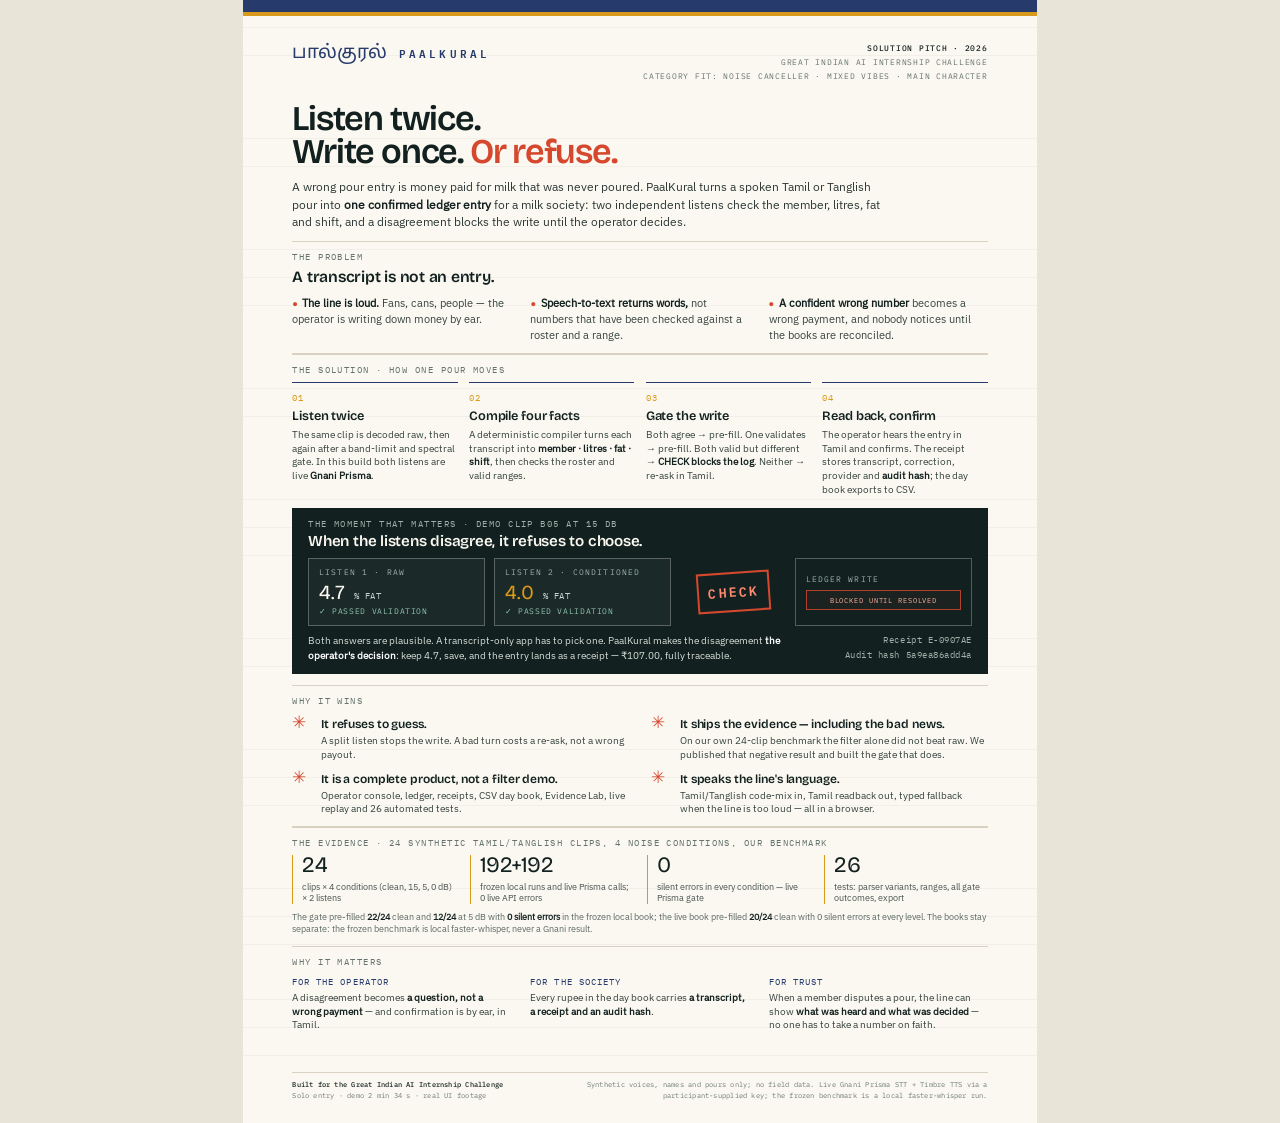
<file: submission/solution-pitch.html>
<!doctype html>
<html lang="en">
<head>
<meta charset="utf-8">
<title>PaalKural — one-page solution pitch</title>
<style>
  @font-face { font-family:'Bricolage Grotesque'; font-style:normal; font-weight:400 800; src:url(../static/fonts/bricolage-grotesque-400-800-latin.woff2) format('woff2'); }
  @font-face { font-family:'IBM Plex Mono'; font-style:normal; font-weight:400; src:url(../static/fonts/ibm-plex-mono-400-latin.woff2) format('woff2'); }
  @font-face { font-family:'IBM Plex Mono'; font-style:normal; font-weight:500; src:url(../static/fonts/ibm-plex-mono-500-latin.woff2) format('woff2'); }
  @font-face { font-family:'IBM Plex Mono'; font-style:normal; font-weight:600; src:url(../static/fonts/ibm-plex-mono-600-latin.woff2) format('woff2'); }
  @font-face { font-family:'IBM Plex Sans'; font-style:normal; font-weight:400; src:url(../static/fonts/ibm-plex-sans-400-latin.woff2) format('woff2'); }
  @font-face { font-family:'Noto Sans Tamil'; font-style:normal; font-weight:400; src:url(../static/fonts/noto-sans-tamil-400-tamil.woff2) format('woff2'); }

  :root { --ink:#12211f; --paper:#fbf8f1; --indigo:#263b6b; --turmeric:#d99a1b; --red:#d5482e; --steel:#66736e; --line:#d9d2c2; --green:#1f7a5c; }
  * { margin:0; padding:0; box-sizing:border-box; }
  html, body { background:#e9e4d8; }
  body { font-family:'IBM Plex Sans', sans-serif; color:var(--ink); -webkit-print-color-adjust:exact; print-color-adjust:exact; }

  .sheet {
    width:210mm; height:297mm; margin:0 auto; background:var(--paper); position:relative; overflow:hidden;
    padding:9mm 13mm 7mm;
    background-image:repeating-linear-gradient(to bottom, transparent 0, transparent 7.2mm, rgba(18,33,31,.045) 7.2mm, rgba(18,33,31,.045) 7.35mm);
  }
  .top-rule { position:absolute; top:0; left:0; right:0; height:3.2mm; background:var(--indigo); }
  .top-rule:after { content:""; position:absolute; top:3.2mm; left:0; right:0; height:1.1mm; background:var(--turmeric); }

  .mono { font-family:'IBM Plex Mono', monospace; }
  .label { font-family:'IBM Plex Mono', monospace; font-size:6.4pt; letter-spacing:.17em; text-transform:uppercase; color:var(--steel); }
  .label b { color:var(--ink); font-weight:500; }

  header { display:flex; justify-content:space-between; align-items:flex-start; margin-top:2.2mm; }
  .brand { display:flex; align-items:baseline; gap:3mm; }
  .brand-ta { font-family:'Noto Sans Tamil', sans-serif; font-size:14pt; color:var(--indigo); }
  .brand-en { font-family:'IBM Plex Mono', monospace; font-size:8pt; letter-spacing:.3em; font-weight:600; color:var(--indigo); }
  .meta { text-align:right; font-family:'IBM Plex Mono', monospace; font-size:6.2pt; letter-spacing:.09em; color:var(--steel); line-height:1.65; text-transform:uppercase; }
  .meta b { color:var(--ink); font-weight:500; }

  h1 { font-family:'Bricolage Grotesque', sans-serif; font-weight:600; font-size:26pt; line-height:.96; letter-spacing:-.035em; margin-top:5mm; }
  h1 em { font-style:normal; color:var(--red); }
  .lead { margin-top:2.6mm; font-size:9.2pt; line-height:1.4; max-width:157mm; color:#2c3835; }
  .lead b { font-weight:600; color:var(--ink); }
  .flowline { margin-top:2.4mm; display:flex; align-items:center; gap:2mm; font-family:'IBM Plex Mono', monospace; font-size:6.6pt; letter-spacing:.08em; color:var(--indigo); text-transform:uppercase; }
  .flowline span.sep { color:var(--turmeric); font-size:8pt; }
  .flowline span.end { color:var(--green); }

  section { margin-top:2.8mm; }
  .rule { height:.35mm; background:var(--line); margin-bottom:2.4mm; }
  h2 { font-family:'Bricolage Grotesque', sans-serif; font-weight:600; font-size:11.8pt; letter-spacing:-.015em; margin-top:1.4mm; }
  h2 em { font-style:normal; color:var(--red); }

  .problem-row { display:grid; grid-template-columns:1fr 1fr 1fr; gap:5mm; margin-top:2.2mm; }
  .problem-row p { font-size:8.6pt; line-height:1.4; color:#35423e; }
  .problem-row p b { color:var(--ink); font-weight:600; }
  .tick { color:var(--red); font-family:'IBM Plex Mono', monospace; font-size:7pt; margin-right:1.2mm; }

  .steps { display:grid; grid-template-columns:repeat(4,1fr); gap:3mm; margin-top:2mm; }
  .step { border-top:.5mm solid var(--indigo); padding-top:2.2mm; }
  .step .n { font-family:'IBM Plex Mono', monospace; font-size:7pt; color:var(--turmeric); letter-spacing:.1em; }
  .step h3 { font-family:'Bricolage Grotesque', sans-serif; font-size:9.6pt; font-weight:600; letter-spacing:-.01em; margin-top:1mm; }
  .step p { font-size:7.7pt; line-height:1.34; color:#35423e; margin-top:1.2mm; }
  .step p b { font-weight:600; color:var(--ink); }

  .moment { margin-top:3mm; background:var(--ink); color:var(--paper); padding:2.8mm 4.2mm 3mm; position:relative; }
  .moment .label { color:#9fb0a9; }
  .moment h2 { color:var(--paper); font-size:11.4pt; margin-top:.8mm; }
  .gate { display:grid; grid-template-columns:1fr 1fr 28mm 1fr; align-items:stretch; gap:2.4mm; margin-top:2mm; }
  .listen { border:.3mm solid rgba(251,248,241,.28); padding:2.2mm 2.6mm 2.4mm; background:rgba(251,248,241,.04); }
  .listen .tag { font-family:'IBM Plex Mono', monospace; font-size:5.8pt; letter-spacing:.15em; color:#9fb0a9; text-transform:uppercase; }
  .listen .val { font-family:'Bricolage Grotesque', sans-serif; font-size:15pt; line-height:1; margin-top:1.2mm; }
  .listen .val small { font-family:'IBM Plex Mono', monospace; font-size:7pt; color:#c9d3cd; margin-left:1mm; letter-spacing:.05em; }
  .listen .ok { font-family:'IBM Plex Mono', monospace; font-size:5.8pt; letter-spacing:.08em; color:#8fc3ae; margin-top:1.2mm; text-transform:uppercase; }
  .listen.clean .val { color:var(--turmeric); }
  .stampcell { display:flex; align-items:center; justify-content:center; }
  .stamp { border:.6mm solid var(--red); color:#ff8a72; font-family:'IBM Plex Mono', monospace; font-weight:600; font-size:10pt; letter-spacing:.16em; padding:1.8mm 2.4mm; transform:rotate(-4deg); text-transform:uppercase; white-space:nowrap; }
  .write { border:.3mm solid rgba(251,248,241,.28); display:flex; flex-direction:column; justify-content:center; padding:2mm 2.6mm; gap:1.6mm; }
  .write .bar { font-family:'IBM Plex Mono', monospace; font-size:5.8pt; letter-spacing:.14em; color:#9fb0a9; text-transform:uppercase; }
  .write .track { height:5.4mm; border:.3mm solid rgba(213,72,46,.8); position:relative; overflow:hidden; background:rgba(213,72,46,.16); }
  .write .fill { position:absolute; inset:0; background:rgba(18,33,31,.72); display:flex; align-items:center; justify-content:center; font-family:'IBM Plex Mono', monospace; font-size:5.5pt; letter-spacing:.12em; color:#ffb3a2; text-transform:uppercase; }
  .moment .caption { margin-top:1.8mm; display:flex; justify-content:space-between; gap:6mm; font-size:7.8pt; line-height:1.4; color:#d7ded8; }
  .moment .caption b { color:#fff; font-weight:600; }
  .moment .caption .receipt { font-family:'IBM Plex Mono', monospace; font-size:6.6pt; letter-spacing:.06em; color:#9fb0a9; text-align:right; white-space:nowrap; line-height:1.7; }

  .wins { display:grid; grid-template-columns:1fr 1fr; gap:2mm 6mm; margin-top:2mm; }
  .win { display:grid; grid-template-columns:5.6mm 1fr; gap:2mm; align-items:baseline; }
  .win .mark { font-family:'Bricolage Grotesque', sans-serif; font-size:13pt; color:var(--red); line-height:1; }
  .win h3 { font-family:'Bricolage Grotesque', sans-serif; font-size:9pt; font-weight:600; letter-spacing:-.01em; }
  .win p { font-size:7.6pt; line-height:1.34; color:#35423e; margin-top:.8mm; }
  .win p b { font-weight:600; color:var(--ink); }

  .proof { display:grid; grid-template-columns:repeat(4,1fr); gap:3.6mm; margin-top:2mm; }
  .stat { border-left:.5mm solid var(--turmeric); padding-left:2.4mm; }
  .stat .big { font-family:'Bricolage Grotesque', sans-serif; font-size:16.5pt; line-height:.95; letter-spacing:-.02em; }
  .stat .big small { font-size:10pt; color:var(--steel); letter-spacing:0; }
  .stat p { font-size:6.7pt; line-height:1.3; color:#47534f; margin-top:1.2mm; }
  .scope { font-size:6.6pt; line-height:1.4; color:#5b6864; margin-top:1.8mm; }
  .scope b { color:var(--ink); font-weight:600; }

  .impact { display:grid; grid-template-columns:repeat(3,1fr); gap:5mm; margin-top:2.4mm; }
  .impact .who { font-family:'IBM Plex Mono', monospace; font-size:6.4pt; letter-spacing:.12em; text-transform:uppercase; color:var(--indigo); }
  .impact p { font-size:7.6pt; line-height:1.32; color:#35423e; margin-top:1mm; }
  .impact p b { font-weight:600; color:var(--ink); }

  footer { position:absolute; left:13mm; right:13mm; bottom:5.5mm; border-top:.35mm solid var(--line); padding-top:1.7mm; display:grid; grid-template-columns:66mm 1fr; gap:8mm; font-family:'IBM Plex Mono', monospace; font-size:5.5pt; line-height:1.55; letter-spacing:.03em; color:#6d7a76; }
  footer b { color:var(--ink); font-weight:500; }

  @page { size:A4; margin:0; }
  @media print { html, body { background:var(--paper); } .sheet { margin:0; } }
</style>
</head>
<body>
<div class="sheet">
  <div class="top-rule"></div>

  <header>
    <div class="brand">
      <span class="brand-ta">பால்குரல்</span>
      <span class="brand-en">PAALKURAL</span>
    </div>
    <div class="meta">
      <b>Solution pitch · 2026</b><br>
      Great Indian AI Internship Challenge<br>
      Category fit: Noise Canceller · Mixed Vibes · Main Character
    </div>
  </header>

  <h1>Listen twice.<br>Write once. <em>Or refuse.</em></h1>
  <p class="lead">A wrong pour entry is money paid for milk that was never poured. PaalKural turns a spoken Tamil or Tanglish pour into <b>one confirmed ledger entry</b> for a milk society: two independent listens check the member, litres, fat and shift, and a disagreement blocks the write until the operator decides.</p>

  <section>
    <div class="rule"></div>
    <div class="label">The problem</div>
    <h2>A transcript is not an entry.</h2>
    <div class="problem-row">
      <p><span class="tick">●</span><b>The line is loud.</b> Fans, cans, people — the operator is writing down money by ear.</p>
      <p><span class="tick">●</span><b>Speech-to-text returns words,</b> not numbers that have been checked against a roster and a range.</p>
      <p><span class="tick">●</span><b>A confident wrong number</b> becomes a wrong payment, and nobody notices until the books are reconciled.</p>
    </div>
  </section>

  <section>
    <div class="rule"></div>
    <div class="label">The solution · how one pour moves</div>
    <div class="steps">
      <div class="step">
        <div class="n">01</div>
        <h3>Listen twice</h3>
        <p>The same clip is decoded raw, then again after a band-limit and spectral gate. In this build both listens are live <b>Gnani Prisma</b>.</p>
      </div>
      <div class="step">
        <div class="n">02</div>
        <h3>Compile four facts</h3>
        <p>A deterministic compiler turns each transcript into <b>member · litres · fat · shift</b>, then checks the roster and valid ranges.</p>
      </div>
      <div class="step">
        <div class="n">03</div>
        <h3>Gate the write</h3>
        <p>Both agree → pre-fill. One validates → pre-fill. Both valid but different → <b>CHECK blocks the log</b>. Neither → re-ask in Tamil.</p>
      </div>
      <div class="step">
        <div class="n">04</div>
        <h3>Read back, confirm</h3>
        <p>The operator hears the entry in Tamil and confirms. The receipt stores transcript, correction, provider and <b>audit hash</b>; the day book exports to CSV.</p>
      </div>
    </div>
  </section>

  <div class="moment">
    <div class="label">The moment that matters · demo clip b05 at 15 dB</div>
    <h2>When the listens disagree, it refuses to choose.</h2>
    <div class="gate">
      <div class="listen raw">
        <div class="tag">Listen 1 · raw</div>
        <div class="val">4.7 <small>% FAT</small></div>
        <div class="ok">✓ passed validation</div>
      </div>
      <div class="listen clean">
        <div class="tag">Listen 2 · conditioned</div>
        <div class="val">4.0 <small>% FAT</small></div>
        <div class="ok">✓ passed validation</div>
      </div>
      <div class="stampcell"><div class="stamp">Check</div></div>
      <div class="write">
        <div class="bar">Ledger write</div>
        <div class="track"><div class="fill">Blocked until resolved</div></div>
      </div>
    </div>
    <div class="caption">
      <div>Both answers are plausible. A transcript-only app has to pick one. PaalKural makes the disagreement <b>the operator's decision</b>: keep 4.7, save, and the entry lands as a receipt — ₹107.00, fully traceable.</div>
      <div class="receipt">Receipt E-0907AE<br>Audit hash 5a9ea86add4a</div>
    </div>
  </div>

  <section>
    <div class="rule"></div>
    <div class="label">Why it wins</div>
    <div class="wins">
      <div class="win">
        <div class="mark">✳</div>
        <div>
          <h3>It refuses to guess.</h3>
          <p>A split listen stops the write. A bad turn costs a re-ask, not a wrong payout.</p>
        </div>
      </div>
      <div class="win">
        <div class="mark">✳</div>
        <div>
          <h3>It ships the evidence — including the bad news.</h3>
          <p>On our own 24-clip benchmark the filter alone did not beat raw. We published that negative result and built the gate that does.</p>
        </div>
      </div>
      <div class="win">
        <div class="mark">✳</div>
        <div>
          <h3>It is a complete product, not a filter demo.</h3>
          <p>Operator console, ledger, receipts, CSV day book, Evidence Lab, live replay and 26 automated tests.</p>
        </div>
      </div>
      <div class="win">
        <div class="mark">✳</div>
        <div>
          <h3>It speaks the line's language.</h3>
          <p>Tamil/Tanglish code-mix in, Tamil readback out, typed fallback when the line is too loud — all in a browser.</p>
        </div>
      </div>
    </div>
  </section>

  <section>
    <div class="rule"></div>
    <div class="label">The evidence · 24 synthetic Tamil/Tanglish clips, 4 noise conditions, our benchmark</div>
    <div class="proof">
      <div class="stat"><div class="big">24</div><p>clips × 4 conditions (clean, 15, 5, 0 dB) × 2 listens</p></div>
      <div class="stat"><div class="big">192+192</div><p>frozen local runs and live Prisma calls; 0 live API errors</p></div>
      <div class="stat"><div class="big">0</div><p>silent errors in every condition — live Prisma gate</p></div>
      <div class="stat"><div class="big">26</div><p>tests: parser variants, ranges, all gate outcomes, export</p></div>
    </div>
    <p class="scope">The gate pre-filled <b>22/24</b> clean and <b>12/24</b> at 5 dB with <b>0 silent errors</b> in the frozen local book; the live book pre-filled <b>20/24</b> clean with 0 silent errors at every level. The books stay separate: the frozen benchmark is local faster-whisper, never a Gnani result.</p>
  </section>

  <section>
    <div class="rule"></div>
    <div class="label">Why it matters</div>
    <div class="impact">
      <div>
        <div class="who">For the operator</div>
        <p>A disagreement becomes <b>a question, not a wrong payment</b> — and confirmation is by ear, in Tamil.</p>
      </div>
      <div>
        <div class="who">For the society</div>
        <p>Every rupee in the day book carries <b>a transcript, a receipt and an audit hash</b>.</p>
      </div>
      <div>
        <div class="who">For trust</div>
        <p>When a member disputes a pour, the line can show <b>what was heard and what was decided</b> — no one has to take a number on faith.</p>
      </div>
    </div>
  </section>

  <footer>
    <div><b>Built for the Great Indian AI Internship Challenge</b><br>Solo entry · demo 2 min 34 s · real UI footage</div>
    <div style="text-align:right">Synthetic voices, names and pours only; no field data. Live Gnani Prisma STT + Timbre TTS via a participant-supplied key; the frozen benchmark is a local faster-whisper run.</div>
  </footer>
</div>
</body>
</html>
</file>
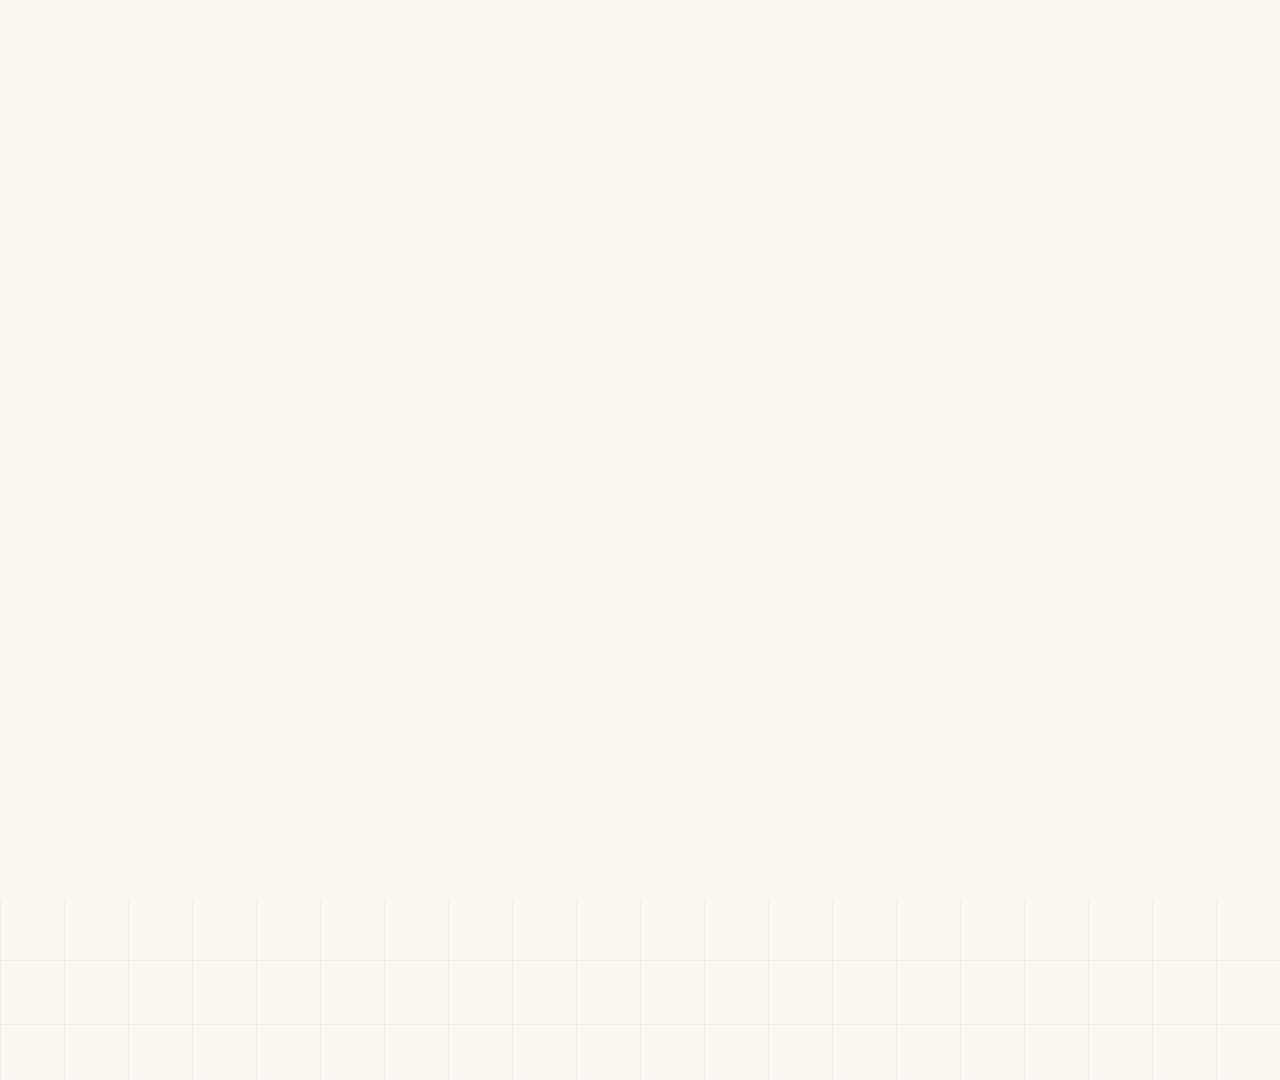
<file: video/overlay/idea.html>
<!doctype html>
<html lang="en">
<head>
<meta charset="utf-8">
<title>PaalKural · how it works</title>
<link rel="preconnect" href="https://fonts.googleapis.com">
<link rel="preconnect" href="https://fonts.gstatic.com" crossorigin>
<link href="https://fonts.googleapis.com/css2?family=Bricolage+Grotesque:opsz,wght@12..96,500;12..96,600;12..96,700&family=IBM+Plex+Mono:wght@400;500;600&family=Noto+Sans+Tamil:wght@400;600;700&display=swap" rel="stylesheet">
<style>
  :root { --delta:0s; --ink:#12211f; --milk:#fbf8f1; --indigo:#263b6b; --turmeric:#d99a1b; --red:#d5482e; --steel:#7e8b86; }
  * { margin:0; padding:0; box-sizing:border-box; }
  html, body { width:1920px; height:1080px; overflow:hidden; }
  body {
    background:var(--milk); color:var(--ink);
    font-family:"IBM Plex Mono",monospace;
    background-image:
      linear-gradient(rgba(18,33,31,.055) 1px, transparent 1px),
      linear-gradient(90deg, rgba(18,33,31,.055) 1px, transparent 1px);
    background-size:64px 64px;
  }
  .top-rule { position:absolute; top:0; left:0; right:0; height:10px; background:var(--indigo); z-index:3; }
  .top-rule:after { content:""; position:absolute; top:10px; left:0; right:0; height:4px; background:var(--turmeric); }
  .stage {
    position:relative; width:100%; height:100%; padding:92px 110px 78px;
    display:grid; grid-template-columns:.86fr 1.14fr; gap:84px; align-items:center;
  }
  .eyebrow { font-size:13px; letter-spacing:.22em; text-transform:uppercase; color:var(--steel); }
  .brand { display:flex; align-items:baseline; gap:14px; margin-top:20px; }
  .brand-ta { font-family:"Noto Sans Tamil",sans-serif; font-size:28px; font-weight:600; color:var(--indigo); }
  .brand-en { font-size:12px; letter-spacing:.28em; font-weight:600; color:var(--indigo); }
  h1 { font-family:"Bricolage Grotesque",sans-serif; font-size:82px; line-height:.98; letter-spacing:-.04em; font-weight:600; margin-top:44px; }
  h1 em { font-style:normal; color:var(--red); }
  .lead { margin-top:28px; font-family:"Bricolage Grotesque",sans-serif; font-size:24px; line-height:1.4; color:#3c4a46; max-width:560px; }
  .lead b { font-weight:600; color:var(--ink); }
  .note { margin-top:52px; padding-top:16px; border-top:1px solid #d6d0c2; font-size:12px; letter-spacing:.1em; text-transform:uppercase; color:#6d7a76; max-width:520px; line-height:1.8; }

  .flow { display:flex; flex-direction:column; gap:0; }
  .listens { display:grid; grid-template-columns:1fr 1fr; gap:14px; }
  .card { border:1px solid #cfc8b7; background:rgba(251,248,241,.86); padding:18px 20px 16px; position:relative; }
  .card .tag { font-size:10px; letter-spacing:.18em; text-transform:uppercase; color:#8a5f10; background:#f1dfb4; padding:4px 7px; }
  .card.raw .tag { color:#4f5d59; background:#e6e2d7; }
  .card h3 { font-family:"Bricolage Grotesque",sans-serif; font-size:19px; font-weight:600; margin-top:12px; letter-spacing:-.01em; }
  .card p { font-size:12px; line-height:1.55; color:#5b6864; margin-top:8px; }
  .wave { display:flex; align-items:center; gap:3px; height:26px; margin-top:12px; }
  .wave i { display:block; width:3px; background:var(--steel); opacity:.55; animation:breathe 2.8s ease-in-out infinite; }
  .card.clean .wave i { background:var(--turmeric); opacity:.9; }
  @keyframes breathe { 0%,100% { transform:scaleY(.35); } 50% { transform:scaleY(1); } }
  .arrow { height:30px; display:flex; justify-content:center; align-items:center; }
  .arrow span { display:block; width:1px; height:22px; background:#b9b2a1; position:relative; }
  .arrow span:after { content:""; position:absolute; left:-3px; bottom:-1px; width:7px; height:7px; border-right:1px solid #b9b2a1; border-bottom:1px solid #b9b2a1; transform:rotate(45deg); }

  .compile { border:1px solid #cfc8b7; background:#f4efe3; padding:16px 20px; display:flex; align-items:center; justify-content:space-between; gap:18px; }
  .compile .lbl { font-size:10px; letter-spacing:.16em; text-transform:uppercase; color:#6d7a76; }
  .compile .txt { font-family:"Bricolage Grotesque",sans-serif; font-size:18px; font-weight:600; letter-spacing:-.01em; }
  .slots { display:grid; grid-template-columns:repeat(4,1fr); gap:2px; background:#cfc8b7; border:1px solid #cfc8b7; margin-top:14px; }
  .slot { background:var(--milk); padding:14px 16px 13px; }
  .slot .k { font-size:9px; letter-spacing:.16em; text-transform:uppercase; color:#7a8783; }
  .slot .v { font-family:"Bricolage Grotesque",sans-serif; font-size:31px; line-height:1.1; letter-spacing:-.03em; margin-top:6px; white-space:nowrap; }
  .slot .tick { font-size:10px; letter-spacing:.1em; color:#1f7a5c; margin-top:6px; opacity:0; }
  body.playing .slot .tick { animation:rise .5s ease forwards; animation-delay: calc(var(--d,0s) - var(--delta)); }

  .gate { margin-top:14px; border:1px solid #cfc8b7; background:rgba(251,248,241,.92); padding:18px 20px 16px; }
  .stamps { display:flex; gap:8px; flex-wrap:wrap; }
  .stamp { font-size:10px; letter-spacing:.14em; padding:6px 9px; border:1px solid #c9c2b2; color:#7a8783; text-transform:uppercase; }
  .stamp.hit { border-color:var(--red); color:var(--red); transform:scale(1); }
  body.playing .stamp.hit { animation:stampin .55s cubic-bezier(.2,1.3,.3,1) forwards; animation-delay: calc(var(--d,0s) - var(--delta)); opacity:0; }
  @keyframes stampin { 0% { opacity:0; transform:scale(1.7) rotate(-6deg); } 100% { opacity:1; transform:scale(1) rotate(-2deg); } }
  .write { margin-top:16px; display:flex; align-items:center; gap:14px; }
  .write .bar { font-size:10px; letter-spacing:.14em; text-transform:uppercase; color:#6d7a76; white-space:nowrap; }
  .write .track { position:relative; flex:1; height:22px; background:#ece7da; border:1px solid #d6d0c2; overflow:hidden; }
  .write .block { position:absolute; inset:0; background:var(--red); opacity:.14; }
  .write .block:after { content:"blocked until resolved"; position:absolute; inset:0; display:flex; align-items:center; justify-content:center; font-size:9px; letter-spacing:.16em; text-transform:uppercase; color:var(--red); background:#fbf8f1; width:100%; transform:translateX(-100%); }
  body.playing .write .block:after { animation:slide .6s ease forwards; animation-delay: calc(var(--d,0s) - var(--delta)); }
  @keyframes slide { to { transform:translateX(0); } }

  .anim { opacity:0; transform:translateY(18px); }
  body.playing .anim { animation:rise .85s cubic-bezier(.2,.7,.2,1) forwards; animation-delay: calc(var(--d,0s) - var(--delta)); }
  @keyframes rise { to { opacity:1; transform:none; } }
  #veil { position:fixed; inset:0; background:var(--milk); z-index:99; pointer-events:none; opacity:1; transition:opacity .9s ease .35s; }
  body.playing #veil { opacity:0; }
  .dv-cursor { display:none !important; }
</style>
</head>
<body>
  <div class="top-rule"></div>
  <div class="stage">
    <div class="left">
      <p class="eyebrow anim" style="--d:.15s">How it works</p>
      <div class="brand anim" style="--d:.25s">
        <span class="brand-ta">பால்குரல்</span><span class="brand-en">PAALKURAL</span>
      </div>
      <h1 class="anim" style="--d:.45s">A transcript is<br>not an <em>entry.</em></h1>
      <p class="lead anim" style="--d:2.0s">The same audio is decoded twice. A deterministic compiler turns each transcript into <b>four facts</b>, and a gate decides whether the ledger may write.</p>
      <p class="note anim" style="--d:30.4s">Nothing is written on a guess.</p>
    </div>

    <div class="flow">
      <div class="listens anim" style="--d:2.6s">
        <div class="card raw">
          <span class="tag">listen 1 · raw</span>
          <h3>What the line heard</h3>
          <p>fan · cans · people · 5 dB</p>
          <div class="wave" id="w1"></div>
        </div>
        <div class="card clean">
          <span class="tag">listen 2 · conditioned</span>
          <h3>260–3500 Hz + gate</h3>
          <p>same audio, cleaner front end</p>
          <div class="wave" id="w2"></div>
        </div>
      </div>
      <div class="arrow anim" style="--d:5.4s"><span></span></div>
      <div class="compile anim" style="--d:8.9s">
        <span class="lbl">slot compiler</span>
        <span class="txt">member · litres · fat · shift</span>
      </div>
      <div class="slots anim" style="--d:9.7s">
        <div class="slot"><div class="k">Member</div><div class="v">127</div><div class="tick" style="--d:17.1s">✓ roster</div></div>
        <div class="slot"><div class="k">Litres</div><div class="v">3.0</div><div class="tick" style="--d:17.3s">✓ range</div></div>
        <div class="slot"><div class="k">Fat</div><div class="v">4.4</div><div class="tick" style="--d:17.5s">✓ range</div></div>
        <div class="slot"><div class="k">Shift</div><div class="v">evening</div><div class="tick" style="--d:17.7s">✓ roster</div></div>
      </div>
      <div class="gate anim" style="--d:21.8s">
        <div class="stamps">
          <span class="stamp">Agreed</span>
          <span class="stamp">One path</span>
          <span class="stamp hit" style="--d:28.3s">Check</span>
          <span class="stamp">Re-ask</span>
        </div>
        <div class="write">
          <span class="bar">Ledger write</span>
          <div class="track"><div class="block" style="--d:28.8s"></div></div>
        </div>
      </div>
    </div>
  </div>
  <div id="veil"></div>
  <script>
    for (const id of ['w1', 'w2']) {
      const box = document.getElementById(id);
      for (let i = 0; i < 46; i++) {
        const bar = document.createElement('i');
        const h = 8 + Math.abs(Math.sin(i * 1.7 + (id === 'w2' ? 0.9 : 0))) * 18;
        bar.style.height = h.toFixed(0) + 'px';
        bar.style.animationDelay = (i * 0.06).toFixed(2) + 's';
        box.appendChild(bar);
      }
    }
  </script>
</body>
</html>
</file>
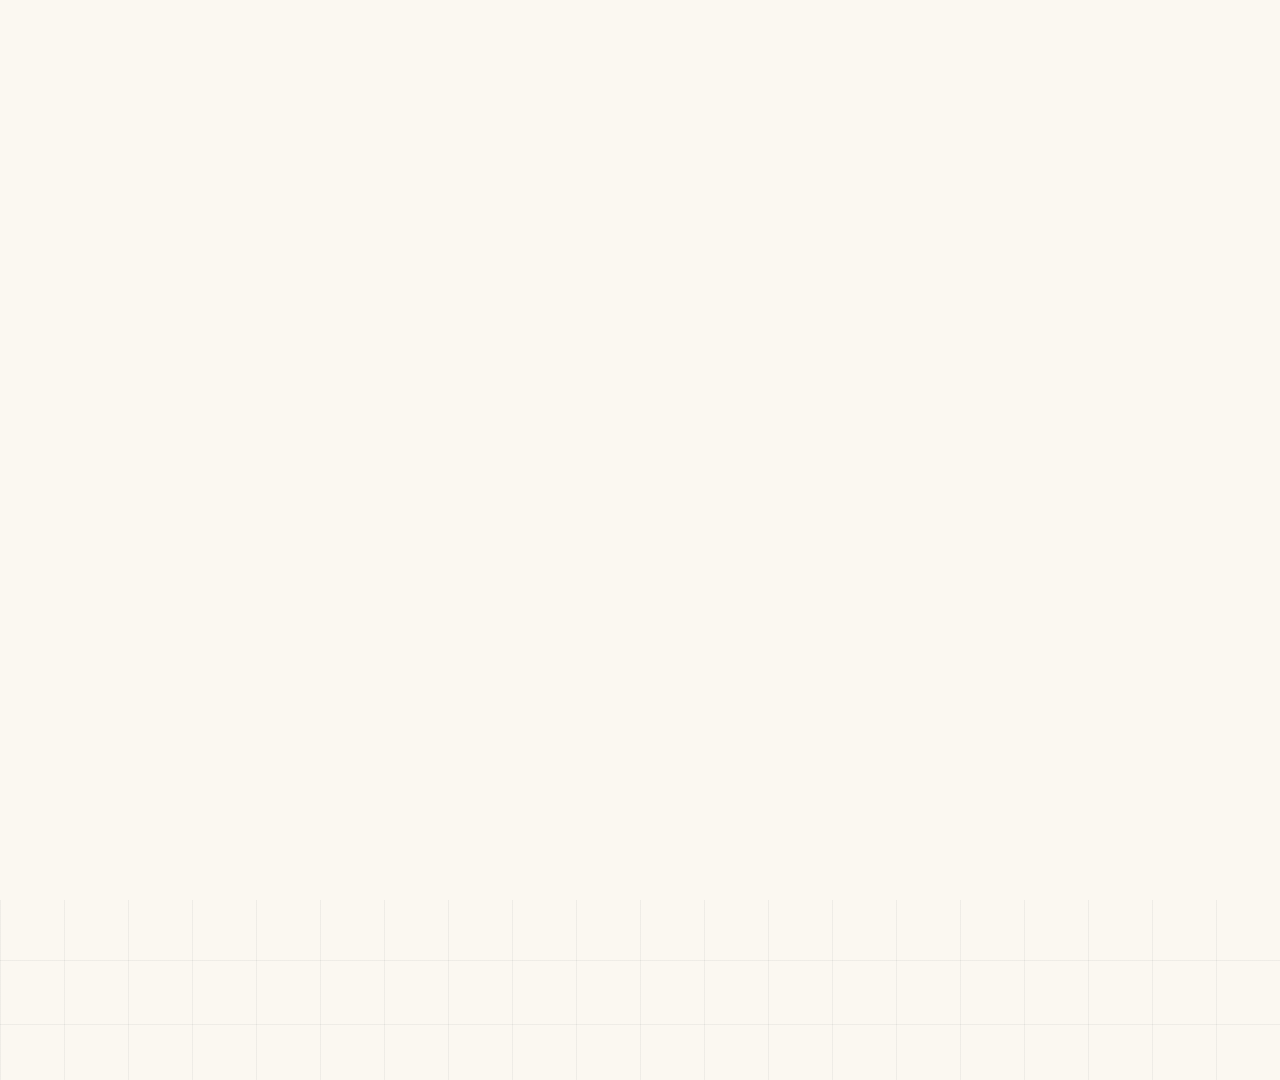
<file: video/overlay/outro.html>
<!doctype html>
<html lang="en">
<head>
<meta charset="utf-8">
<title>PaalKural · close</title>
<link rel="preconnect" href="https://fonts.googleapis.com">
<link rel="preconnect" href="https://fonts.gstatic.com" crossorigin>
<link href="https://fonts.googleapis.com/css2?family=Bricolage+Grotesque:opsz,wght@12..96,500;12..96,600;12..96,700&family=IBM+Plex+Mono:wght@400;500;600&family=Noto+Sans+Tamil:wght@400;600;700&display=swap" rel="stylesheet">
<style>
  :root { --delta:0s; --ink:#12211f; --milk:#fbf8f1; --indigo:#263b6b; --turmeric:#d99a1b; --red:#d5482e; --steel:#7e8b86; }
  * { margin:0; padding:0; box-sizing:border-box; }
  html, body { width:1920px; height:1080px; overflow:hidden; }
  body {
    background: var(--milk); color: var(--ink);
    font-family:"IBM Plex Mono", monospace;
    background-image:
      linear-gradient(rgba(18,33,31,.05) 1px, transparent 1px),
      linear-gradient(90deg, rgba(18,33,31,.05) 1px, transparent 1px);
    background-size: 64px 64px;
  }
  .top-rule { position:absolute; top:0; left:0; right:0; height:10px; background:var(--indigo); }
  .top-rule:after { content:""; position:absolute; top:10px; left:0; right:0; height:4px; background:var(--turmeric); }
  .stage { position:relative; width:100%; height:100%; padding:112px 128px 90px; display:grid; grid-template-columns:1.08fr .92fr; gap:80px; align-items:center; }
  .eyebrow { font-size:13px; letter-spacing:.22em; text-transform:uppercase; color:var(--steel); }
  .brand { display:flex; align-items:baseline; gap:16px; margin-top:22px; }
  .brand-ta { font-family:"Noto Sans Tamil",sans-serif; font-size:30px; font-weight:600; color:var(--indigo); }
  .brand-en { font-size:13px; letter-spacing:.28em; font-weight:600; color:var(--indigo); }
  h1 { font-family:"Bricolage Grotesque",sans-serif; font-size:96px; line-height:.98; letter-spacing:-.04em; font-weight:600; margin-top:42px; }
  h1 em { font-style:normal; color:var(--indigo); }
  .para { margin-top:32px; max-width:720px; font-family:"Bricolage Grotesque",sans-serif; font-size:25px; line-height:1.45; color:#3c4a46; letter-spacing:-.005em; }
  .para b { font-weight:600; color:var(--ink); }
  .foot { position:absolute; left:128px; bottom:56px; right:128px; display:flex; justify-content:space-between; gap:40px; border-top:1px solid #d6d0c2; padding-top:18px; font-size:12px; letter-spacing:.08em; color:#6d7a76; }
  .foot b { color:var(--ink); font-weight:500; }

  .stats { display:grid; grid-template-columns:1fr 1fr; gap:2px; background:#d6d0c2; border:1px solid #d6d0c2; }
  .stat { background:var(--milk); padding:30px 28px 26px; min-height:170px; }
  .stat .n { font-family:"Bricolage Grotesque",sans-serif; font-size:64px; line-height:1; letter-spacing:-.05em; color:var(--ink); }
  .stat .n small { font-family:"IBM Plex Mono",monospace; font-size:13px; letter-spacing:.12em; color:var(--steel); }
  .stat .k { margin-top:14px; font-size:11px; letter-spacing:.13em; text-transform:uppercase; color:#6d7a76; line-height:1.5; }
  .stat.wide { grid-column:1 / -1; display:flex; align-items:center; gap:28px; min-height:140px; }
  .stat.wide .n { color:var(--indigo); font-size:38px; letter-spacing:-.03em; white-space:nowrap; }
  .stat.wide .k { margin-top:0; font-size:13px; letter-spacing:.04em; text-transform:none; line-height:1.55; max-width:470px; }
  .stat .n .ok { color:#1f7a5c; }
  .tagrow { display:flex; gap:10px; flex-wrap:wrap; margin-top:28px; }
  .tag { border:1px solid #c9c2b2; padding:7px 10px; font-size:11px; letter-spacing:.12em; text-transform:uppercase; color:#5e6b67; }
  .tag.hot { border-color:var(--turmeric); color:#9a6b0b; }

  .anim { opacity:0; transform:translateY(18px); }
  body.playing .anim { animation: rise .9s cubic-bezier(.2,.7,.2,1) forwards; animation-delay: calc(var(--d,0s) - var(--delta)); }
  @keyframes rise { to { opacity:1; transform:none; } }
  #veil { position:fixed; inset:0; background:var(--milk); z-index:99; pointer-events:none; opacity:1; transition:opacity .9s ease .35s; }
  body.playing #veil { opacity:0; }
  .dv-cursor { display:none !important; }
</style>
</head>
<body>
  <div class="top-rule"></div>
  <div class="stage">
    <div>
      <p class="eyebrow anim" style="--d:.2s">What ships</p>
      <div class="brand anim" style="--d:.3s">
        <span class="brand-ta">பால்குரல்</span><span class="brand-en">PAALKURAL</span>
      </div>
      <h1 class="anim" style="--d:.5s">Two listens.<br><em>One decision.</em></h1>
      <p class="para anim" style="--d:1.9s">Prisma STT and Timbre TTS answer live through a participant-supplied key. The frozen local benchmark stays separate, so the <b>negative result can be reproduced</b>.</p>
      <div class="tagrow anim" style="--d:10.2s">
        <span class="tag hot">synthetic demo</span>
        <span class="tag">26 automated tests</span>
        <span class="tag">no bought engagement</span>
        <span class="tag">live provider check</span>
      </div>
    </div>

    <div class="anim" style="--d:1.2s">
      <div class="stats">
        <div class="stat"><div class="n">24</div><p class="k">synthetic Tamil / Tanglish clips<br>4 conditions · 2 arms</p></div>
        <div class="stat"><div class="n">0</div><p class="k">silent errors at clean and 5 dB<br>frozen local gate · our benchmark</p></div>
        <div class="stat"><div class="n">22<small>/24</small></div><p class="k">clean pours pre-filled correctly<br>frozen local gate · 0 silent · 2 re-ask</p></div>
        <div class="stat"><div class="n">1</div><p class="k">operator confirmation<br>before any ledger write</p></div>
        <div class="stat wide"><div class="n">20<small>/24</small></div><p class="k">clean pours pre-filled by live Gnani Prisma · 0 silent · 4 re-ask · 192 calls, 0 errors. The frozen benchmark stays local so its claim can be reproduced.</p></div>
      </div>
    </div>
  </div>
  <div class="foot anim" style="--d:11.2s">
    <span><b>PaalKural</b> · Kizhakku Colony Milk Society · synthetic</span>
    <span>Narrated with Gnani Timbre · Nalini · built for the Great Indian AI Internship Challenge</span>
  </div>
  <div id="veil"></div>
</body>
</html>
</file>
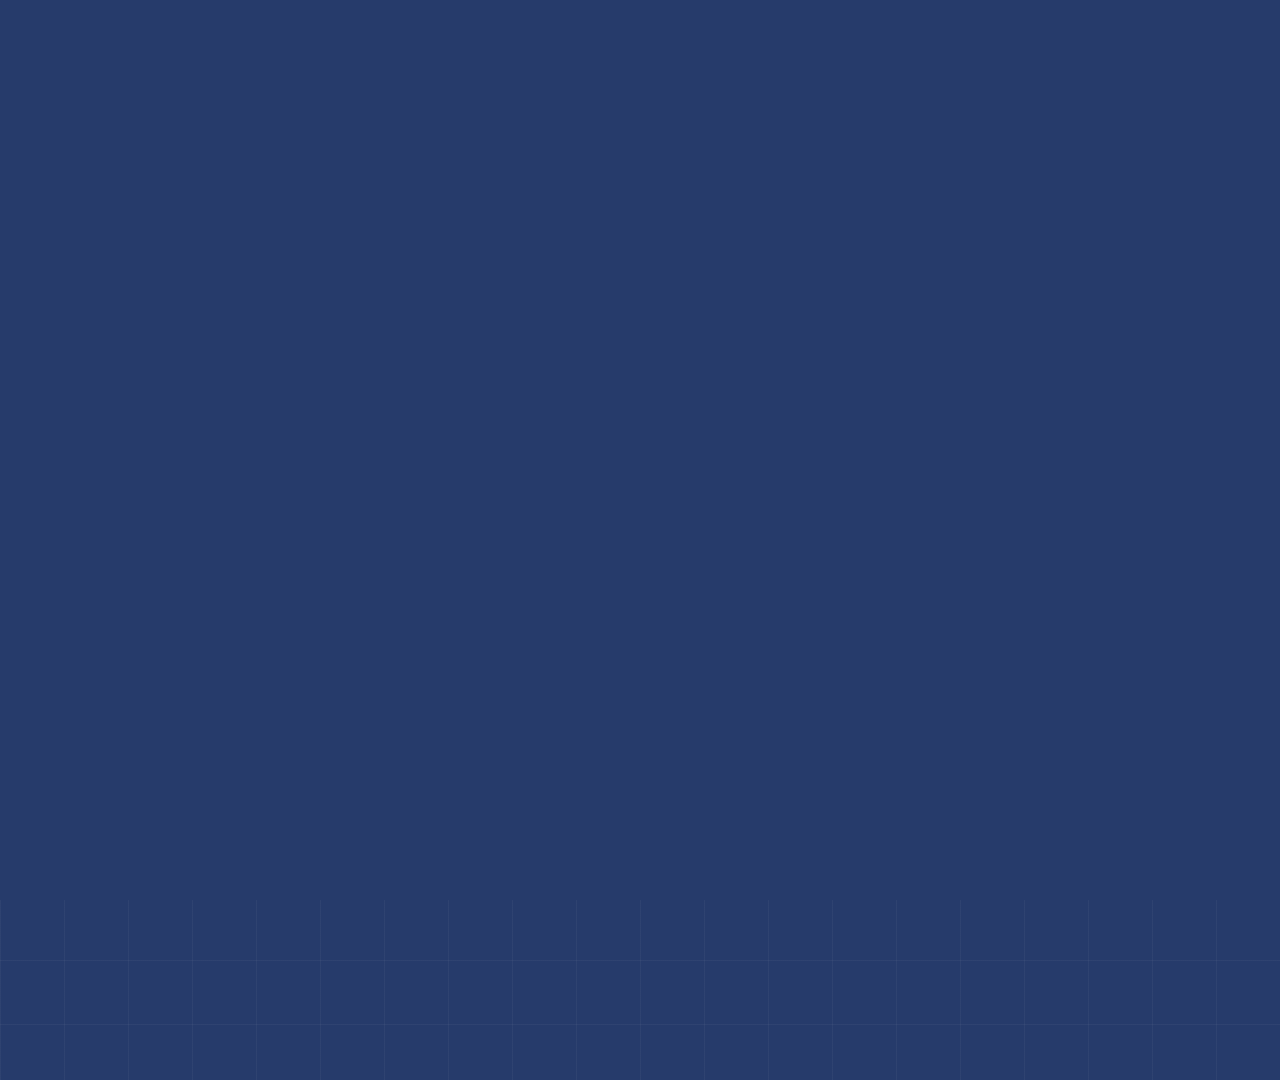
<file: video/overlay/title.html>
<!doctype html>
<html lang="en">
<head>
<meta charset="utf-8">
<title>PaalKural</title>
<link rel="preconnect" href="https://fonts.googleapis.com">
<link rel="preconnect" href="https://fonts.gstatic.com" crossorigin>
<link href="https://fonts.googleapis.com/css2?family=Bricolage+Grotesque:opsz,wght@12..96,500;12..96,600;12..96,700&family=IBM+Plex+Mono:wght@400;500;600&family=Noto+Sans+Tamil:wght@400;600;700&display=swap" rel="stylesheet">
<style>
  :root { --delta: 0s; --ink:#12211f; --milk:#fbf8f1; --indigo:#263b6b; --turmeric:#d99a1b; --red:#d5482e; --steel:#7e8b86; }
  * { margin:0; padding:0; box-sizing:border-box; }
  html, body { width:1920px; height:1080px; overflow:hidden; }
  body {
    background: var(--indigo);
    color: var(--milk);
    font-family: "IBM Plex Mono", monospace;
    background-image:
      linear-gradient(rgba(251,248,241,.045) 1px, transparent 1px),
      linear-gradient(90deg, rgba(251,248,241,.045) 1px, transparent 1px);
    background-size: 64px 64px;
  }
  .top-rule { position:absolute; top:0; left:0; right:0; height:10px; background:var(--turmeric); z-index:3; }
  .stage {
    position:relative; width:100%; height:100%;
    padding:104px 128px 84px;
    display:grid; grid-template-columns: 1.12fr .88fr; gap:70px;
    align-items:center;
  }
  .eyebrow { font-size:14px; letter-spacing:.22em; text-transform:uppercase; color:rgba(251,248,241,.62); }
  .brand { display:flex; align-items:baseline; gap:20px; margin-top:36px; }
  .brand-ta { font-family:"Noto Sans Tamil",sans-serif; font-size:42px; font-weight:600; color:var(--turmeric); }
  .brand-en { font-size:16px; letter-spacing:.34em; font-weight:600; }
  .brand-rule { width:48px; height:1px; background:rgba(251,248,241,.5); align-self:center; }
  h1 {
    font-family:"Bricolage Grotesque", sans-serif;
    font-size:104px; line-height:.97; letter-spacing:-.035em; font-weight:600;
    margin-top:46px; max-width:900px;
  }
  h1 em { font-style:normal; color:var(--turmeric); }
  .lead { margin-top:36px; font-family:"Bricolage Grotesque",sans-serif; font-size:30px; line-height:1.35; color:rgba(251,248,241,.9); max-width:760px; letter-spacing:-.01em; }
  .chips { display:flex; gap:12px; margin-top:54px; flex-wrap:wrap; }
  .chip { font-size:12px; letter-spacing:.16em; text-transform:uppercase; border:1px solid rgba(251,248,241,.38); padding:8px 13px; color:rgba(251,248,241,.82); }
  .chip.hot { border-color:var(--turmeric); color:var(--turmeric); }
  .footline { position:absolute; left:128px; bottom:52px; font-size:12px; letter-spacing:.14em; color:rgba(251,248,241,.55); text-transform:uppercase; }

  .slip-wrap { position:relative; height:720px; }
  .ghost {
    position:absolute; inset:34px -8px auto 44px; height:640px;
    border:1px solid rgba(251,248,241,.28);
    transform:rotate(3.5deg);
  }
  .slip {
    position:absolute; inset:0 0 auto 0; width:640px; min-height:660px;
    background:var(--milk); color:var(--ink);
    padding:42px 42px 34px;
    transform:rotate(-2.2deg);
    box-shadow: 26px 30px 0 rgba(8,16,15,.22);
    border-top:10px solid var(--turmeric);
  }
  .slip .sheet-eyebrow { font-size:12px; letter-spacing:.2em; text-transform:uppercase; color:var(--steel); }
  .slip h2 { font-family:"Bricolage Grotesque",sans-serif; font-size:38px; letter-spacing:-.02em; margin-top:10px; }
  .stamp { position:absolute; right:40px; top:42px; border:2px solid var(--turmeric); color:#a9740d; font-size:13px; letter-spacing:.14em; padding:8px 12px; transform:rotate(2deg); }
  .divider { height:1px; background:#d9d3c3; margin:24px 0 18px; }
  .line { display:flex; justify-content:space-between; align-items:baseline; padding:11px 0; border-bottom:1px dashed #ddd7c7; font-size:17px; }
  .line span:first-child { color:#6f7b77; font-size:12px; letter-spacing:.12em; text-transform:uppercase; }
  .litres { font-family:"Bricolage Grotesque",sans-serif; font-size:46px; letter-spacing:-.03em; }
  .listen { margin-top:22px; border:1px solid #d9d3c3; padding:16px 18px; background:#f4efe3; }
  .listen .top { display:flex; justify-content:space-between; align-items:center; }
  .listen .top b { font-size:11px; letter-spacing:.16em; text-transform:uppercase; color:#8a5f10; background:#f1dfb4; padding:5px 8px; font-weight:500; }
  .listen .top span { font-size:12px; letter-spacing:.12em; text-transform:uppercase; color:var(--steel); }
  .listen p { font-size:15px; line-height:1.5; color:#4d5a56; margin-top:10px; }
  .listen .vals { display:flex; gap:22px; margin-top:12px; font-size:14px; }
  .listen .vals b { color:var(--ink); font-weight:600; }
  .slip .note { margin-top:26px; font-size:12px; line-height:1.6; color:#7a8783; }
  .signal { position:absolute; left:0; right:0; bottom:130px; height:120px; opacity:.5; z-index:0; }
  .signal path { fill:none; stroke:var(--turmeric); stroke-width:2; }
  .signal path.raw { stroke:rgba(251,248,241,.45); stroke-width:1.4; }

  .anim { opacity:0; transform:translateY(20px); }
  body.playing .anim {
    animation: rise .9s cubic-bezier(.2,.7,.2,1) forwards;
    animation-delay: calc(var(--d, 0s) - var(--delta));
  }
  @keyframes rise { to { opacity:1; transform:none; } }
  .slip.anim { transform: rotate(-2.2deg) translateY(22px); }
  body.playing .slip.anim { animation-name: sliprise; }
  @keyframes sliprise { to { opacity:1; transform: rotate(-2.2deg); } }
  #veil { position:fixed; inset:0; background:var(--indigo); z-index:99; pointer-events:none; opacity:1; transition:opacity .9s ease .35s; }
  body.playing #veil { opacity:0; }
  .dv-cursor { display:none !important; }
</style>
</head>
<body>
  <div class="top-rule"></div>
  <svg class="signal" viewBox="0 0 1920 120" preserveAspectRatio="none" aria-hidden="true">
    <path class="raw" d="M0 64 L40 62 L64 38 L88 82 L112 54 L150 68 L190 31 L230 76 L270 58 L310 44 L350 72 L390 52 L440 66 L490 42 L540 74 L590 56 L640 35 L690 80 L740 60 L800 48 L850 70 L900 54 L960 40 L1020 76 L1080 58 L1140 44 L1200 72 L1260 52 L1320 66 L1380 38 L1440 78 L1500 60 L1560 46 L1620 70 L1680 54 L1740 36 L1800 74 L1860 58 L1920 62"/>
    <path d="M0 60 L40 58 L64 30 L88 88 L112 48 L150 64 L190 22 L230 80 L270 54 L310 38 L350 76 L390 46 L440 62 L490 34 L540 78 L590 50 L640 26 L690 84 L740 56 L800 40 L850 68 L900 48 L960 32 L1020 80 L1080 52 L1140 36 L1200 76 L1260 46 L1320 62 L1380 30 L1440 82 L1500 56 L1560 40 L1620 66 L1680 48 L1740 28 L1800 78 L1860 52 L1920 58"/>
  </svg>

  <div class="stage">
    <div>
      <p class="eyebrow anim" style="--d:.15s">Great Indian AI Internship Challenge · 2026</p>
      <div class="brand anim" style="--d:.35s">
        <span class="brand-ta">பால்குரல்</span>
        <span class="brand-en">PAALKURAL</span>
        <span class="brand-rule"></span>
        <span class="brand-en" style="font-size:10px; letter-spacing:.18em; opacity:.6">LINE LEDGER</span>
      </div>
      <h1 class="anim" style="--d:.55s">Hear the pour.<br>Read it back.<br><em>Log it once.</em></h1>
      <p class="lead anim" style="--d:2s">A two-listen Tamil voice ledger for a milk collection line that is never quiet.</p>
      <div class="chips anim" style="--d:4.3s">
        <span class="chip hot">Synthetic demo</span>
        <span class="chip">Gnani Prisma · live</span>
        <span class="chip">Timbre readback</span>
        <span class="chip">Two-path gate</span>
      </div>
    </div>

    <div class="slip-wrap">
      <div class="ghost anim" style="--d:.8s"></div>
      <div class="slip anim" style="--d:.9s">
        <p class="sheet-eyebrow">Pour sheet / பால் சீட்டு</p>
        <h2>Member 113 · 2.5 L</h2>
        <span class="stamp">CHECK</span>
        <div class="divider"></div>
        <div class="line"><span>Readback</span><span class="litres">2.5 L</span></div>
        <div class="line"><span>Fat</span><span>4.7 %</span></div>
        <div class="line"><span>Shift</span><span>Morning</span></div>
        <div class="listen">
          <div class="top"><span>Second listen</span><b>listens disagree</b></div>
          <p>The two listens heard different values. The sheet will not choose.</p>
          <div class="vals"><span>raw · <b>4.7</b></span><span>processed · <b>4.0</b></span></div>
        </div>
        <p class="note">Nothing is written until the operator resolves the sheet.</p>
      </div>
    </div>
  </div>
  <p class="footline">Synthetic voices, names and pours · no real farmer data</p>
  <div id="veil"></div>
</body>
</html>
</file>
